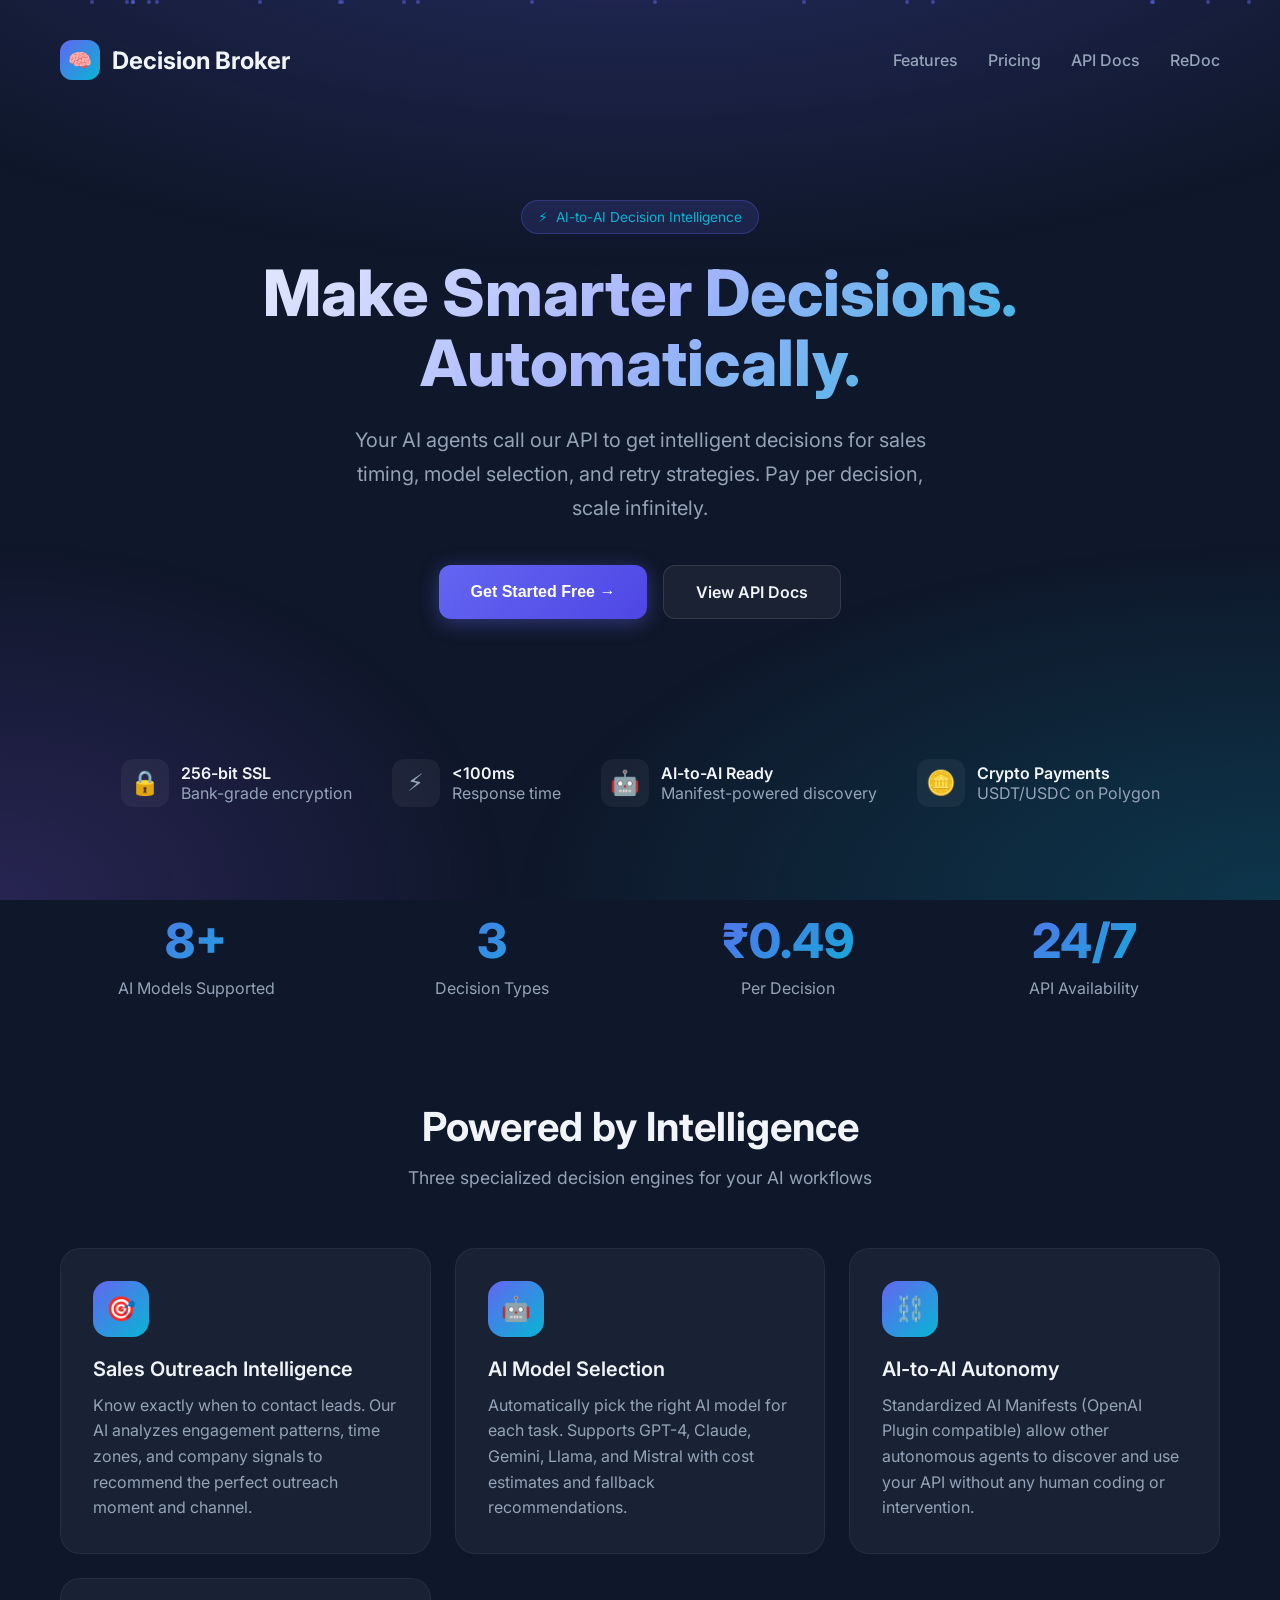
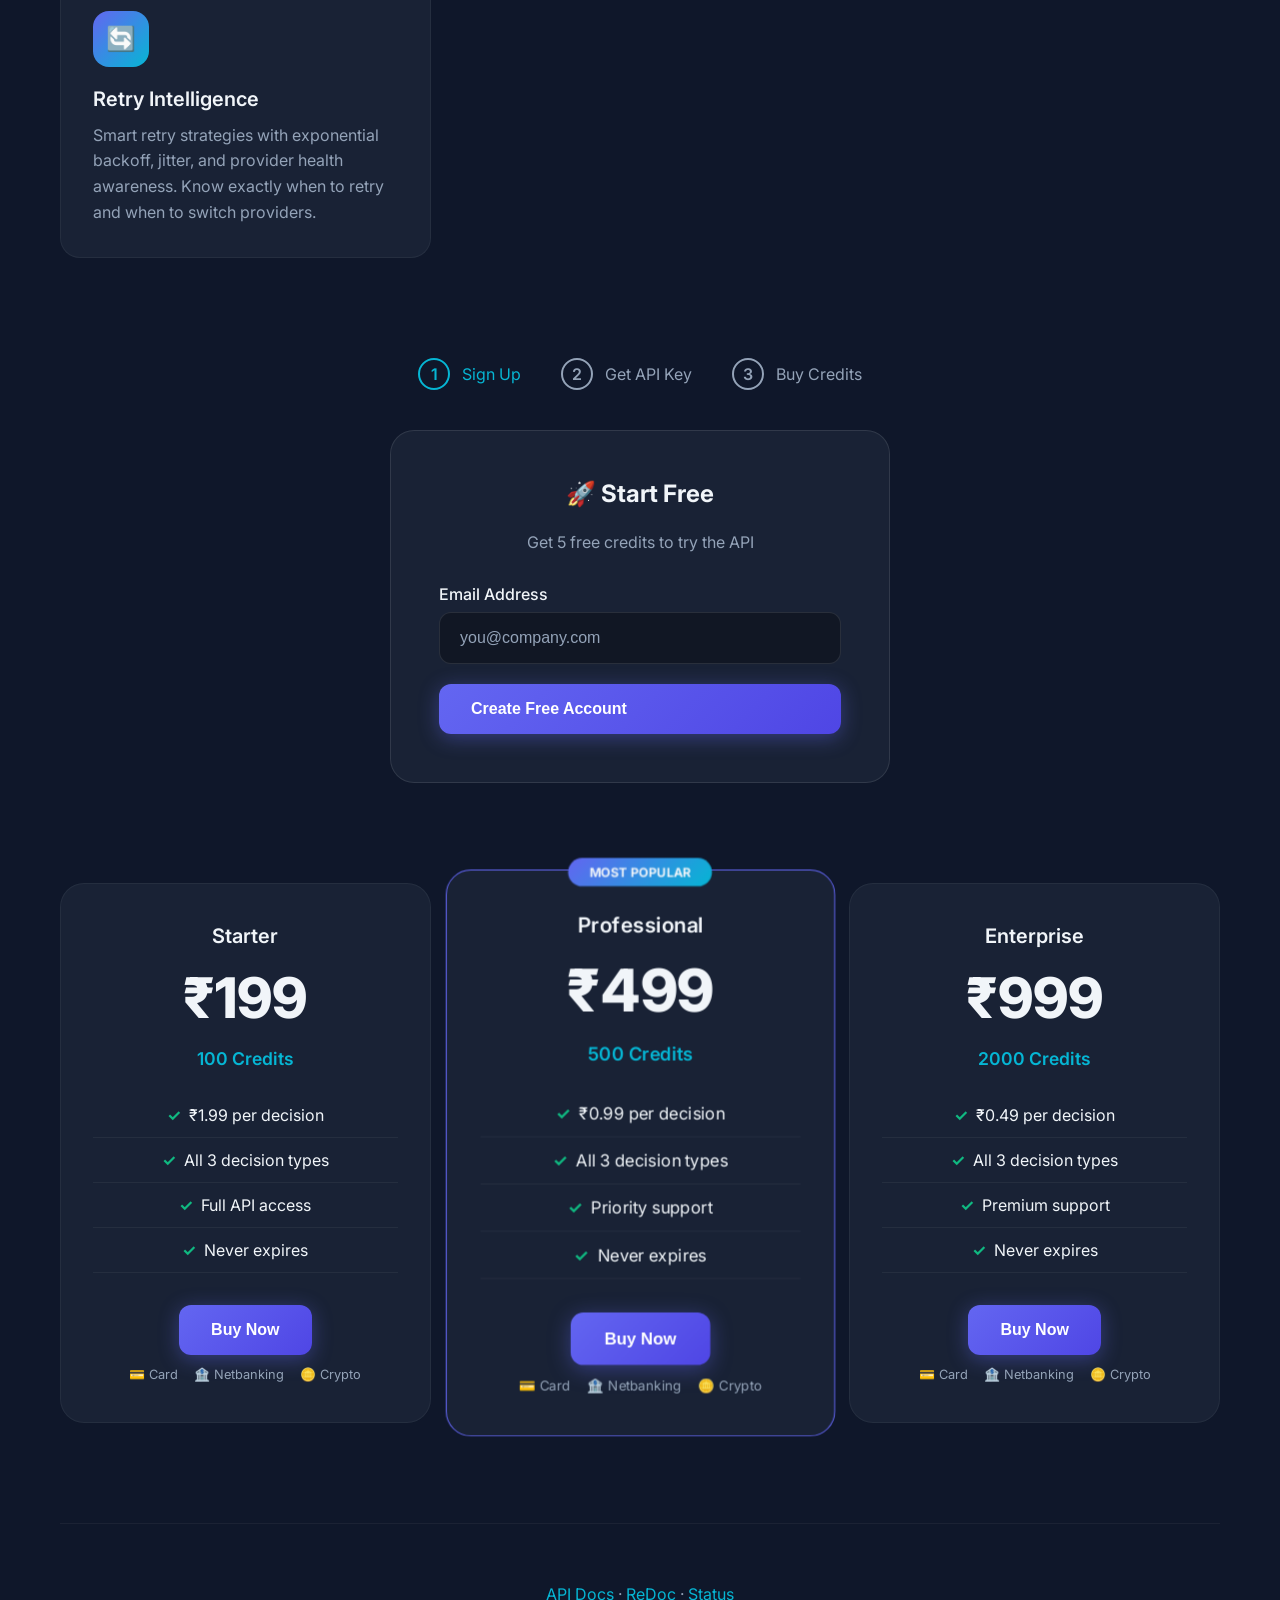
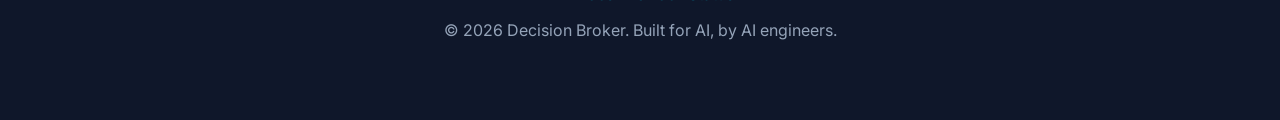
<file: docs/index.html>
<!DOCTYPE html>
<html lang="en">

<head>
    <meta charset="UTF-8">
    <meta name="viewport" content="width=device-width, initial-scale=1.0">
    <title>Decision Broker API - AI-to-AI Decision Intelligence</title>
    <meta name="description"
        content="Intelligent decision-making API for AI agents. Sales timing, model selection, retry intelligence.">
    <link href="https://fonts.googleapis.com/css2?family=Inter:wght@300;400;500;600;700;800&display=swap"
        rel="stylesheet">
    <script src="https://checkout.razorpay.com/v1/checkout.js"></script>
    <style>
        * {
            margin: 0;
            padding: 0;
            box-sizing: border-box;
        }

        :root {
            --primary: #6366f1;
            --primary-dark: #4f46e5;
            --accent: #06b6d4;
            --success: #10b981;
            --bg-dark: #0f172a;
            --bg-card: rgba(30, 41, 59, 0.7);
            --text: #f1f5f9;
            --text-muted: #94a3b8;
        }

        body {
            font-family: 'Inter', system-ui, sans-serif;
            background: var(--bg-dark);
            min-height: 100vh;
            color: var(--text);
            overflow-x: hidden;
        }

        /* Animated background */
        .bg-gradient {
            position: fixed;
            top: 0;
            left: 0;
            right: 0;
            bottom: 0;
            background:
                radial-gradient(ellipse 80% 50% at 50% -20%, rgba(99, 102, 241, 0.3), transparent),
                radial-gradient(ellipse 60% 40% at 100% 100%, rgba(6, 182, 212, 0.2), transparent),
                radial-gradient(ellipse 40% 40% at 0% 100%, rgba(139, 92, 246, 0.2), transparent);
            z-index: -1;
        }

        /* Floating particles */
        .particles {
            position: fixed;
            top: 0;
            left: 0;
            right: 0;
            bottom: 0;
            z-index: -1;
            overflow: hidden;
        }

        .particle {
            position: absolute;
            width: 4px;
            height: 4px;
            background: rgba(99, 102, 241, 0.5);
            border-radius: 50%;
            animation: float 15s infinite ease-in-out;
        }

        @keyframes float {

            0%,
            100% {
                transform: translateY(100vh) rotate(0deg);
                opacity: 0;
            }

            10% {
                opacity: 1;
            }

            90% {
                opacity: 1;
            }

            100% {
                transform: translateY(-100vh) rotate(720deg);
                opacity: 0;
            }
        }

        .container {
            max-width: 1200px;
            margin: 0 auto;
            padding: 20px;
            position: relative;
        }

        /* Navbar */
        nav {
            display: flex;
            justify-content: space-between;
            align-items: center;
            padding: 20px 0;
            margin-bottom: 40px;
        }

        .logo {
            display: flex;
            align-items: center;
            gap: 12px;
            font-size: 1.5rem;
            font-weight: 700;
        }

        .logo-icon {
            width: 40px;
            height: 40px;
            background: linear-gradient(135deg, var(--primary), var(--accent));
            border-radius: 12px;
            display: flex;
            align-items: center;
            justify-content: center;
            font-size: 1.2rem;
        }

        .nav-links {
            display: flex;
            gap: 30px;
            align-items: center;
        }

        .nav-links a {
            color: var(--text-muted);
            text-decoration: none;
            font-weight: 500;
            transition: color 0.3s;
        }

        .nav-links a:hover {
            color: var(--text);
        }

        /* Hero section */
        .hero {
            text-align: center;
            padding: 60px 0 80px;
        }

        .badge {
            display: inline-flex;
            align-items: center;
            gap: 8px;
            background: rgba(99, 102, 241, 0.15);
            border: 1px solid rgba(99, 102, 241, 0.3);
            padding: 8px 16px;
            border-radius: 50px;
            font-size: 0.85rem;
            color: var(--accent);
            margin-bottom: 24px;
            animation: pulse 2s infinite;
        }

        @keyframes pulse {

            0%,
            100% {
                box-shadow: 0 0 0 0 rgba(99, 102, 241, 0.4);
            }

            50% {
                box-shadow: 0 0 0 10px rgba(99, 102, 241, 0);
            }
        }

        h1 {
            font-size: clamp(2.5rem, 5vw, 4rem);
            font-weight: 800;
            line-height: 1.1;
            margin-bottom: 24px;
            background: linear-gradient(135deg, #fff 0%, #a5b4fc 50%, var(--accent) 100%);
            -webkit-background-clip: text;
            -webkit-text-fill-color: transparent;
            background-clip: text;
        }

        .hero-subtitle {
            font-size: 1.25rem;
            color: var(--text-muted);
            max-width: 600px;
            margin: 0 auto 40px;
            line-height: 1.7;
        }

        .hero-buttons {
            display: flex;
            gap: 16px;
            justify-content: center;
            flex-wrap: wrap;
        }

        .btn {
            display: inline-flex;
            align-items: center;
            gap: 8px;
            padding: 16px 32px;
            font-size: 1rem;
            font-weight: 600;
            border-radius: 12px;
            cursor: pointer;
            transition: all 0.3s ease;
            text-decoration: none;
            border: none;
        }

        .btn-primary {
            background: linear-gradient(135deg, var(--primary), var(--primary-dark));
            color: white;
            box-shadow: 0 4px 20px rgba(99, 102, 241, 0.4);
        }

        .btn-primary:hover {
            transform: translateY(-2px);
            box-shadow: 0 8px 30px rgba(99, 102, 241, 0.5);
        }

        .btn-secondary {
            background: rgba(255, 255, 255, 0.05);
            color: var(--text);
            border: 1px solid rgba(255, 255, 255, 0.1);
        }

        .btn-secondary:hover {
            background: rgba(255, 255, 255, 0.1);
        }

        /* Trust badges */
        .trust-section {
            display: flex;
            justify-content: center;
            gap: 40px;
            margin: 60px 0;
            flex-wrap: wrap;
        }

        .trust-badge {
            display: flex;
            align-items: center;
            gap: 12px;
            color: var(--text-muted);
        }

        .trust-icon {
            width: 48px;
            height: 48px;
            background: rgba(255, 255, 255, 0.05);
            border-radius: 12px;
            display: flex;
            align-items: center;
            justify-content: center;
            font-size: 1.5rem;
        }

        .trust-text {
            text-align: left;
        }

        .trust-text strong {
            display: block;
            color: var(--text);
            font-weight: 600;
        }

        /* Stats */
        .stats {
            display: grid;
            grid-template-columns: repeat(auto-fit, minmax(200px, 1fr));
            gap: 24px;
            margin: 80px 0;
        }

        .stat {
            text-align: center;
            padding: 24px;
        }

        .stat-number {
            font-size: 3rem;
            font-weight: 800;
            background: linear-gradient(135deg, var(--primary), var(--accent));
            -webkit-background-clip: text;
            -webkit-text-fill-color: transparent;
            background-clip: text;
        }

        .stat-label {
            color: var(--text-muted);
            margin-top: 8px;
        }

        /* Features */
        .section-title {
            text-align: center;
            margin-bottom: 60px;
        }

        .section-title h2 {
            font-size: 2.5rem;
            font-weight: 700;
            margin-bottom: 16px;
        }

        .section-title p {
            color: var(--text-muted);
            font-size: 1.1rem;
        }

        .features {
            display: grid;
            grid-template-columns: repeat(auto-fit, minmax(300px, 1fr));
            gap: 24px;
            margin-bottom: 100px;
        }

        .feature-card {
            background: var(--bg-card);
            backdrop-filter: blur(20px);
            border: 1px solid rgba(255, 255, 255, 0.05);
            border-radius: 20px;
            padding: 32px;
            transition: all 0.3s ease;
        }

        .feature-card:hover {
            transform: translateY(-8px);
            border-color: rgba(99, 102, 241, 0.3);
            box-shadow: 0 20px 40px rgba(0, 0, 0, 0.3);
        }

        .feature-icon {
            width: 56px;
            height: 56px;
            background: linear-gradient(135deg, var(--primary), var(--accent));
            border-radius: 16px;
            display: flex;
            align-items: center;
            justify-content: center;
            font-size: 1.5rem;
            margin-bottom: 20px;
        }

        .feature-card h3 {
            font-size: 1.25rem;
            font-weight: 600;
            margin-bottom: 12px;
        }

        .feature-card p {
            color: var(--text-muted);
            line-height: 1.6;
        }

        /* Signup flow */
        .signup-section {
            margin: 100px 0;
        }

        .glass-card {
            background: var(--bg-card);
            backdrop-filter: blur(20px);
            border: 1px solid rgba(255, 255, 255, 0.1);
            border-radius: 24px;
            padding: 48px;
            max-width: 500px;
            margin: 0 auto;
        }

        .glass-card h2 {
            text-align: center;
            margin-bottom: 24px;
        }

        .input-group {
            margin-bottom: 20px;
        }

        .input-group label {
            display: block;
            margin-bottom: 8px;
            font-weight: 500;
        }

        .input-group input {
            width: 100%;
            padding: 16px 20px;
            background: rgba(0, 0, 0, 0.3);
            border: 1px solid rgba(255, 255, 255, 0.1);
            border-radius: 12px;
            color: var(--text);
            font-size: 1rem;
            transition: border-color 0.3s;
        }

        .input-group input:focus {
            outline: none;
            border-color: var(--primary);
        }

        .input-group input::placeholder {
            color: var(--text-muted);
        }

        .btn-full {
            width: 100%;
        }

        .api-key-display {
            background: rgba(16, 185, 129, 0.1);
            border: 1px solid var(--success);
            border-radius: 12px;
            padding: 20px;
            text-align: center;
            margin: 20px 0;
            font-family: 'Monaco', 'Courier New', monospace;
            word-break: break-all;
        }

        .copy-btn {
            background: var(--success);
            color: var(--bg-dark);
            padding: 10px 24px;
            border: none;
            border-radius: 8px;
            font-weight: 600;
            cursor: pointer;
            margin-top: 12px;
            transition: transform 0.2s;
        }

        .copy-btn:hover {
            transform: scale(1.05);
        }

        /* Pricing */
        .pricing {
            display: grid;
            grid-template-columns: repeat(auto-fit, minmax(300px, 1fr));
            gap: 24px;
            margin: 100px 0;
        }

        .price-card {
            background: var(--bg-card);
            backdrop-filter: blur(20px);
            border: 1px solid rgba(255, 255, 255, 0.05);
            border-radius: 24px;
            padding: 40px 32px;
            text-align: center;
            transition: all 0.3s ease;
            position: relative;
        }

        .price-card.popular {
            border-color: var(--primary);
            transform: scale(1.05);
        }

        .price-card.popular::before {
            content: 'MOST POPULAR';
            position: absolute;
            top: -12px;
            left: 50%;
            transform: translateX(-50%);
            background: linear-gradient(135deg, var(--primary), var(--accent));
            padding: 6px 20px;
            border-radius: 20px;
            font-size: 0.75rem;
            font-weight: 700;
        }

        .price-card:hover {
            transform: translateY(-8px);
            box-shadow: 0 20px 40px rgba(0, 0, 0, 0.3);
        }

        .price-card.popular:hover {
            transform: scale(1.05) translateY(-8px);
        }

        .price-name {
            font-size: 1.25rem;
            font-weight: 600;
            margin-bottom: 16px;
        }

        .price-amount {
            font-size: 3.5rem;
            font-weight: 800;
        }

        .price-amount span {
            font-size: 1rem;
            color: var(--text-muted);
        }

        .price-credits {
            color: var(--accent);
            font-size: 1.1rem;
            font-weight: 600;
            margin: 16px 0 24px;
        }

        .price-features {
            list-style: none;
            margin-bottom: 32px;
        }

        .price-features li {
            padding: 12px 0;
            border-bottom: 1px solid rgba(255, 255, 255, 0.05);
            display: flex;
            align-items: center;
            justify-content: center;
            gap: 8px;
        }

        .price-features li::before {
            content: '✓';
            color: var(--success);
            font-weight: bold;
        }

        .payment-methods {
            display: flex;
            justify-content: center;
            gap: 16px;
            margin-top: 12px;
            font-size: 0.8rem;
            color: var(--text-muted);
        }

        .payment-methods span {
            display: flex;
            align-items: center;
            gap: 4px;
        }

        /* Footer */
        footer {
            text-align: center;
            padding: 60px 20px;
            border-top: 1px solid rgba(255, 255, 255, 0.05);
            color: var(--text-muted);
        }

        footer a {
            color: var(--accent);
            text-decoration: none;
        }

        /* Animations */
        .fade-in {
            animation: fadeIn 0.8s ease forwards;
        }

        @keyframes fadeIn {
            from {
                opacity: 0;
                transform: translateY(20px);
            }

            to {
                opacity: 1;
                transform: translateY(0);
            }
        }

        .delay-1 {
            animation-delay: 0.1s;
        }

        .delay-2 {
            animation-delay: 0.2s;
        }

        .delay-3 {
            animation-delay: 0.3s;
        }

        /* Section visibility */
        .section {
            display: none;
        }

        .section.active {
            display: block;
        }

        /* Steps */
        .steps-indicator {
            display: flex;
            justify-content: center;
            gap: 40px;
            margin-bottom: 40px;
        }

        .step-item {
            display: flex;
            align-items: center;
            gap: 12px;
            color: var(--text-muted);
        }

        .step-item.active {
            color: var(--accent);
        }

        .step-item.completed {
            color: var(--success);
        }

        .step-circle {
            width: 32px;
            height: 32px;
            border: 2px solid currentColor;
            border-radius: 50%;
            display: flex;
            align-items: center;
            justify-content: center;
            font-weight: 600;
        }

        .step-item.completed .step-circle {
            background: var(--success);
            border-color: var(--success);
            color: white;
        }

        .success-msg {
            color: var(--success);
            margin-top: 16px;
        }

        .error-msg {
            color: #ef4444;
            margin-top: 16px;
        }

        /* Responsive */
        @media (max-width: 768px) {
            .nav-links {
                display: none;
            }

            .trust-section {
                gap: 24px;
            }

            .price-card.popular {
                transform: none;
            }

            .price-card.popular:hover {
                transform: translateY(-8px);
            }
        }
    </style>
</head>

<body>
    <div class="bg-gradient"></div>
    <div class="particles" id="particles"></div>

    <div class="container">
        <nav>
            <div class="logo">
                <div class="logo-icon">🧠</div>
                <span>Decision Broker</span>
            </div>
            <div class="nav-links">
                <a href="#features">Features</a>
                <a href="#pricing">Pricing</a>
                <a href="https://web-production-1ace.up.railway.app/docs" target="_blank">API Docs</a>
                <a href="https://web-production-1ace.up.railway.app/redoc" target="_blank">ReDoc</a>
            </div>
        </nav>

        <!-- Hero -->
        <section class="hero fade-in">
            <div class="badge">
                <span>⚡</span>
                <span>AI-to-AI Decision Intelligence</span>
            </div>
            <h1>Make Smarter Decisions.<br>Automatically.</h1>
            <p class="hero-subtitle">
                Your AI agents call our API to get intelligent decisions for sales timing,
                model selection, and retry strategies. Pay per decision, scale infinitely.
            </p>
            <div class="hero-buttons">
                <button class="btn btn-primary" onclick="scrollToSignup()">
                    Get Started Free →
                </button>
                <a href="https://web-production-1ace.up.railway.app/docs" class="btn btn-secondary" target="_blank">
                    View API Docs
                </a>
            </div>
        </section>

        <!-- Trust badges -->
        <section class="trust-section fade-in delay-1">
            <div class="trust-badge">
                <div class="trust-icon">🔒</div>
                <div class="trust-text">
                    <strong>256-bit SSL</strong>
                    <span>Bank-grade encryption</span>
                </div>
            </div>
            <div class="trust-badge">
                <div class="trust-icon">⚡</div>
                <div class="trust-text">
                    <strong>&lt;100ms</strong>
                    <span>Response time</span>
                </div>
            </div>
            <div class="trust-badge">
                <div class="trust-icon">🤖</div>
                <div class="trust-text">
                    <strong>AI-to-AI Ready</strong>
                    <span>Manifest-powered discovery</span>
                </div>
            </div>
            <div class="trust-badge">
                <div class="trust-icon">🪙</div>
                <div class="trust-text">
                    <strong>Crypto Payments</strong>
                    <span>USDT/USDC on Polygon</span>
                </div>
            </div>
        </section>

        <!-- Stats -->
        <section class="stats fade-in delay-2">
            <div class="stat">
                <div class="stat-number">8+</div>
                <div class="stat-label">AI Models Supported</div>
            </div>
            <div class="stat">
                <div class="stat-number">3</div>
                <div class="stat-label">Decision Types</div>
            </div>
            <div class="stat">
                <div class="stat-number">₹0.49</div>
                <div class="stat-label">Per Decision</div>
            </div>
            <div class="stat">
                <div class="stat-number">24/7</div>
                <div class="stat-label">API Availability</div>
            </div>
        </section>

        <!-- Features -->
        <section id="features" class="fade-in delay-3">
            <div class="section-title">
                <h2>Powered by Intelligence</h2>
                <p>Three specialized decision engines for your AI workflows</p>
            </div>
            <div class="features">
                <div class="feature-card">
                    <div class="feature-icon">🎯</div>
                    <h3>Sales Outreach Intelligence</h3>
                    <p>Know exactly when to contact leads. Our AI analyzes engagement patterns, time zones, and company
                        signals to recommend the perfect outreach moment and channel.</p>
                </div>
                <div class="feature-card">
                    <div class="feature-icon">🤖</div>
                    <h3>AI Model Selection</h3>
                    <p>Automatically pick the right AI model for each task. Supports GPT-4, Claude, Gemini, Llama, and
                        Mistral with cost estimates and fallback recommendations.</p>
                </div>
                <div class="feature-card">
                    <div class="feature-icon">⛓️</div>
                    <h3>AI-to-AI Autonomy</h3>
                    <p>Standardized AI Manifests (OpenAI Plugin compatible) allow other autonomous agents to discover
                        and
                        use your API without any human coding or intervention.</p>
                </div>
                <div class="feature-card">
                    <div class="feature-icon">🔄</div>
                    <h3>Retry Intelligence</h3>
                    <p>Smart retry strategies with exponential backoff, jitter, and provider health awareness. Know
                        exactly when to retry and when to switch providers.</p>
                </div>
            </div>
        </section>

        <!-- Signup Section -->
        <section id="signup" class="signup-section">
            <div class="steps-indicator">
                <div class="step-item active" id="step1-ind">
                    <div class="step-circle">1</div>
                    <span>Sign Up</span>
                </div>
                <div class="step-item" id="step2-ind">
                    <div class="step-circle">2</div>
                    <span>Get API Key</span>
                </div>
                <div class="step-item" id="step3-ind">
                    <div class="step-circle">3</div>
                    <span>Buy Credits</span>
                </div>
            </div>

            <!-- Step 1: Signup -->
            <div class="section active" id="step1">
                <div class="glass-card">
                    <h2>🚀 Start Free</h2>
                    <p style="text-align: center; color: var(--text-muted); margin-bottom: 32px;">
                        Get 5 free credits to try the API
                    </p>
                    <div class="input-group">
                        <label>Email Address</label>
                        <input type="email" id="email" placeholder="you@company.com">
                    </div>
                    <button class="btn btn-primary btn-full" onclick="signup()" id="signupBtn">
                        Create Free Account
                    </button>
                    <div id="signupMsg"></div>
                </div>
            </div>

            <!-- Step 2: API Key -->
            <div class="section" id="step2">
                <div class="glass-card">
                    <h2>🔑 Your API Key</h2>
                    <p style="text-align: center; color: var(--text-muted); margin-bottom: 20px;">
                        Save this key securely - you'll need it to make API calls
                    </p>
                    <div class="api-key-display" id="apiKeyDisplay"></div>
                    <button class="copy-btn" onclick="copyKey()">📋 Copy to Clipboard</button>
                    <p style="text-align: center; margin-top: 24px; color: var(--success);">
                        ✓ You have 5 free credits!
                    </p>
                    <button class="btn btn-primary btn-full" onclick="goToStep3()" style="margin-top: 24px;">
                        Continue to Buy Credits →
                    </button>
                </div>
            </div>

            <!-- Step 3: Pricing -->
            <div class="section" id="step3">
                <div class="glass-card" style="max-width: 600px;">
                    <h2>💳 Your API Key</h2>
                    <div class="api-key-display" id="apiKeyDisplay2" style="font-size: 0.85rem;"></div>
                </div>
            </div>
        </section>

        <!-- Pricing -->
        <section id="pricing" class="pricing">
            <div class="price-card">
                <div class="price-name">Starter</div>
                <div class="price-amount">₹199</div>
                <div class="price-credits">100 Credits</div>
                <ul class="price-features">
                    <li>₹1.99 per decision</li>
                    <li>All 3 decision types</li>
                    <li>Full API access</li>
                    <li>Never expires</li>
                </ul>
                <button class="btn btn-primary" onclick="pay(19900, 100)">Buy Now</button>
                <div class="payment-methods">
                    <span>💳 Card</span>
                    <span>🏦 Netbanking</span>
                    <span>🪙 Crypto</span>
                </div>
            </div>

            <div class="price-card popular">
                <div class="price-name">Professional</div>
                <div class="price-amount">₹499</div>
                <div class="price-credits">500 Credits</div>
                <ul class="price-features">
                    <li>₹0.99 per decision</li>
                    <li>All 3 decision types</li>
                    <li>Priority support</li>
                    <li>Never expires</li>
                </ul>
                <button class="btn btn-primary" onclick="pay(49900, 500)">Buy Now</button>
                <div class="payment-methods">
                    <span>💳 Card</span>
                    <span>🏦 Netbanking</span>
                    <span>🪙 Crypto</span>
                </div>
            </div>

            <div class="price-card">
                <div class="price-name">Enterprise</div>
                <div class="price-amount">₹999</div>
                <div class="price-credits">2000 Credits</div>
                <ul class="price-features">
                    <li>₹0.49 per decision</li>
                    <li>All 3 decision types</li>
                    <li>Premium support</li>
                    <li>Never expires</li>
                </ul>
                <button class="btn btn-primary" onclick="pay(99900, 2000)">Buy Now</button>
                <div class="payment-methods">
                    <span>💳 Card</span>
                    <span>🏦 Netbanking</span>
                    <span>🪙 Crypto</span>
                </div>
            </div>
        </section>

        <footer>
            <p style="margin-bottom: 16px;">
                <a href="https://web-production-1ace.up.railway.app/docs" target="_blank">API Docs</a> ·
                <a href="https://web-production-1ace.up.railway.app/redoc" target="_blank">ReDoc</a> ·
                <a href="https://web-production-1ace.up.railway.app/health" target="_blank">Status</a>
            </p>
            <p>© 2026 Decision Broker. Built for AI, by AI engineers.</p>
        </footer>
    </div>

    <script>
        // Create floating particles
        const particlesContainer = document.getElementById('particles');
        for (let i = 0; i < 20; i++) {
            const particle = document.createElement('div');
            particle.className = 'particle';
            particle.style.left = Math.random() * 100 + '%';
            particle.style.animationDelay = Math.random() * 15 + 's';
            particle.style.animationDuration = (10 + Math.random() * 10) + 's';
            particlesContainer.appendChild(particle);
        }

        const API_BASE = 'https://web-production-1ace.up.railway.app';
        const RAZORPAY_KEY = 'rzp_live_SDKaBS60R3VLkH';

        let currentApiKey = localStorage.getItem('decision_broker_api_key') || '';

        if (currentApiKey) {
            document.getElementById('apiKeyDisplay').textContent = currentApiKey;
            document.getElementById('apiKeyDisplay2').textContent = currentApiKey;
            goToStep3();
        }

        function scrollToSignup() {
            document.getElementById('signup').scrollIntoView({ behavior: 'smooth' });
        }

        async function signup() {
            const email = document.getElementById('email').value.trim();
            const btn = document.getElementById('signupBtn');
            const msg = document.getElementById('signupMsg');

            if (!email || !email.includes('@')) {
                msg.innerHTML = '<p class="error-msg">Please enter a valid email</p>';
                return;
            }

            btn.disabled = true;
            btn.textContent = 'Creating Account...';

            try {
                const response = await fetch(`${API_BASE}/signup`, {
                    method: 'POST',
                    headers: { 'Content-Type': 'application/json' },
                    body: JSON.stringify({ email: email })
                });

                const data = await response.json();

                if (data.success) {
                    currentApiKey = data.api_key;
                    localStorage.setItem('decision_broker_api_key', currentApiKey);
                    document.getElementById('apiKeyDisplay').textContent = currentApiKey;
                    document.getElementById('apiKeyDisplay2').textContent = currentApiKey;

                    document.getElementById('step1').classList.remove('active');
                    document.getElementById('step2').classList.add('active');
                    document.getElementById('step1-ind').classList.remove('active');
                    document.getElementById('step1-ind').classList.add('completed');
                    document.getElementById('step2-ind').classList.add('active');
                } else {
                    msg.innerHTML = `<p class="error-msg">${data.detail || 'Error creating account'}</p>`;
                }
            } catch (error) {
                msg.innerHTML = `<p class="error-msg">Error: ${error.message}</p>`;
            }

            btn.disabled = false;
            btn.textContent = 'Create Free Account';
        }

        function copyKey() {
            navigator.clipboard.writeText(currentApiKey);
            const btn = event.target;
            btn.textContent = '✓ Copied!';
            setTimeout(() => btn.textContent = '📋 Copy to Clipboard', 2000);
        }

        function goToStep3() {
            document.getElementById('step1').classList.remove('active');
            document.getElementById('step2').classList.remove('active');
            document.getElementById('step3').classList.add('active');
            document.getElementById('step1-ind').classList.remove('active');
            document.getElementById('step1-ind').classList.add('completed');
            document.getElementById('step2-ind').classList.remove('active');
            document.getElementById('step2-ind').classList.add('completed');
            document.getElementById('step3-ind').classList.add('active');
        }

        function pay(amount, credits) {
            if (!currentApiKey) {
                alert('Please sign up first!');
                scrollToSignup();
                return;
            }

            const options = {
                key: RAZORPAY_KEY,
                amount: amount,
                currency: 'INR',
                name: 'Decision Broker',
                description: credits + ' API Credits',
                notes: {
                    api_key: currentApiKey
                },
                handler: function (response) {
                    alert('✓ Payment successful! ' + credits + ' credits will be added shortly.');
                },
                theme: {
                    color: '#6366f1'
                }
            };

            const rzp = new Razorpay(options);
            rzp.open();
        }
    </script>
</body>

</html>
</file>
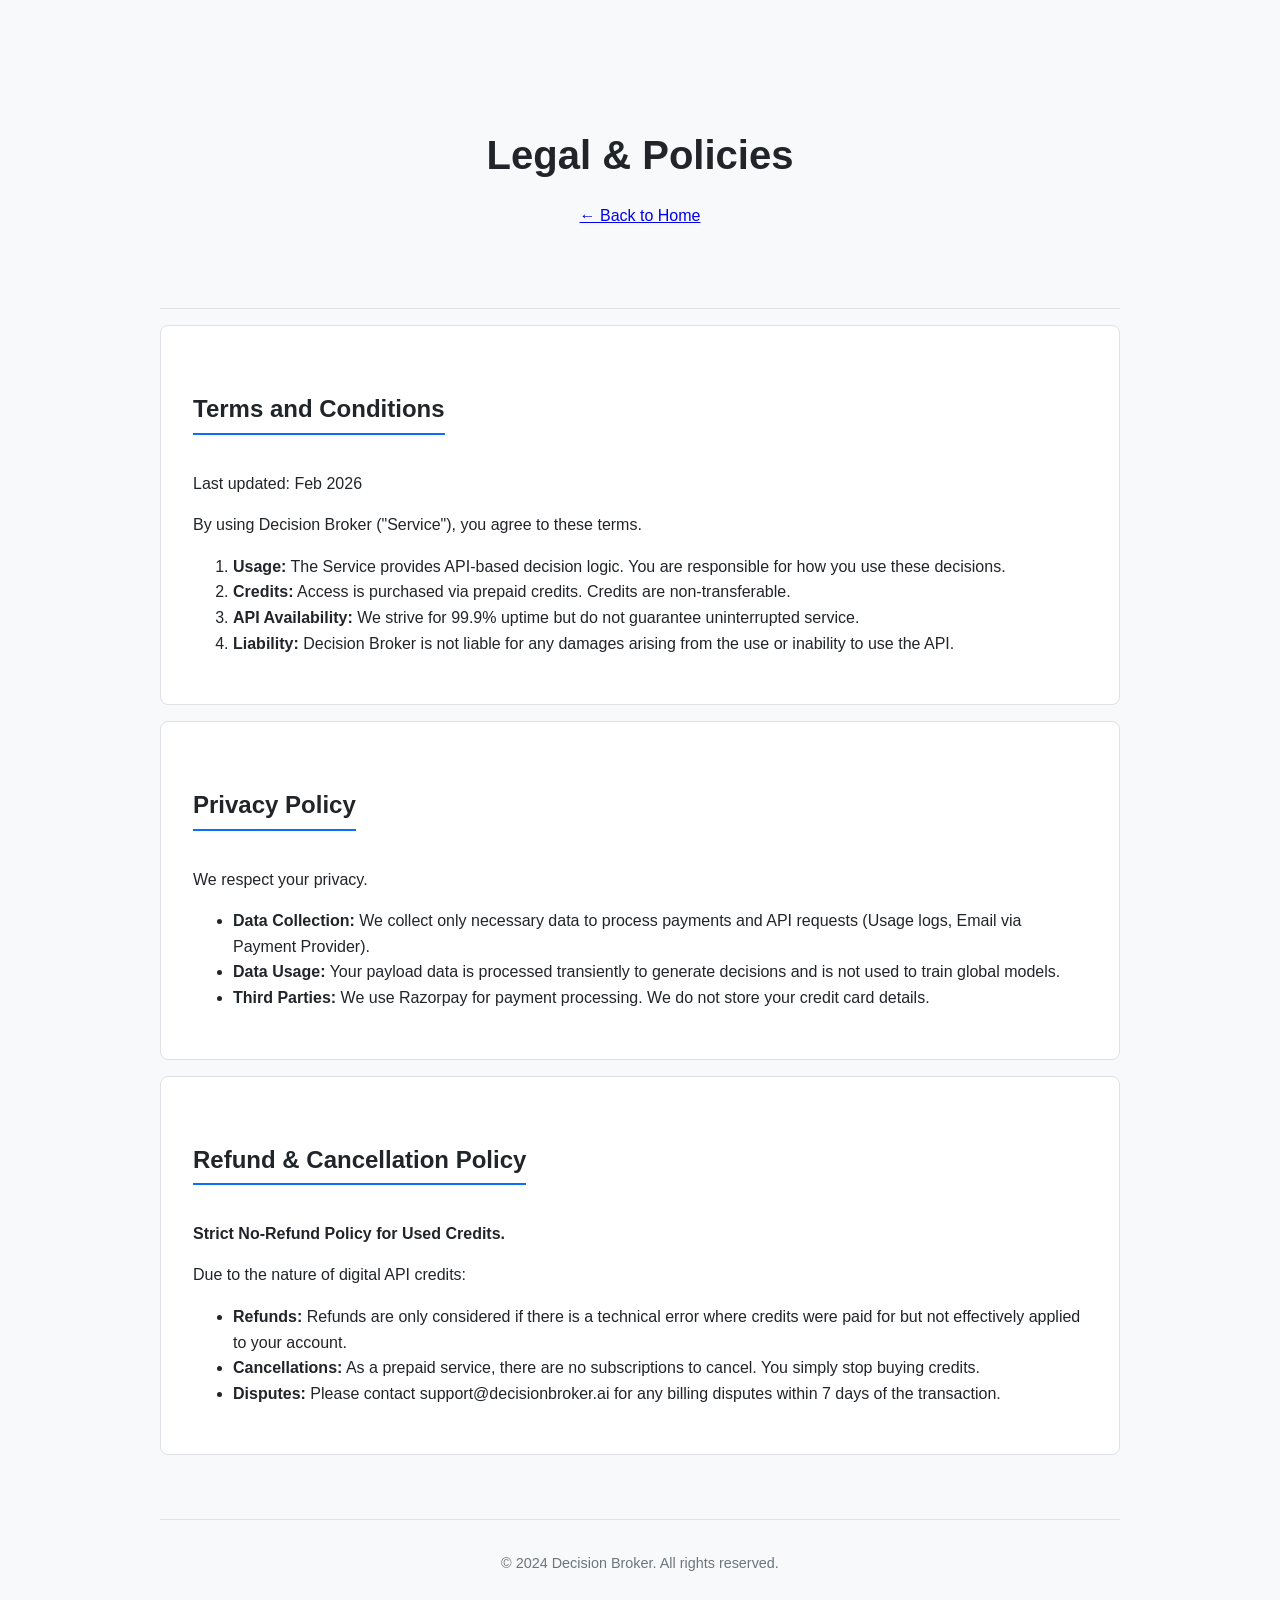
<file: docs/legal.html>
<!DOCTYPE html>
<html lang="en">

<head>
    <meta charset="UTF-8">
    <meta name="viewport" content="width=device-width, initial-scale=1.0">
    <title>Legal & Policies | Decision Broker</title>
    <link rel="stylesheet" href="styles.css">
</head>

<body>
    <div class="container">
        <header>
            <h1>Legal & Policies</h1>
            <p><a href="index.html">&larr; Back to Home</a></p>
        </header>

        <section class="legal-section">
            <h2>Terms and Conditions</h2>
            <p>Last updated: Feb 2026</p>
            <p>By using Decision Broker ("Service"), you agree to these terms.</p>
            <ol>
                <li><strong>Usage:</strong> The Service provides API-based decision logic. You are responsible for how
                    you use these decisions.</li>
                <li><strong>Credits:</strong> Access is purchased via prepaid credits. Credits are non-transferable.
                </li>
                <li><strong>API Availability:</strong> We strive for 99.9% uptime but do not guarantee uninterrupted
                    service.</li>
                <li><strong>Liability:</strong> Decision Broker is not liable for any damages arising from the use or
                    inability to use the API.</li>
            </ol>
        </section>

        <section class="legal-section">
            <h2>Privacy Policy</h2>
            <p>We respect your privacy.</p>
            <ul>
                <li><strong>Data Collection:</strong> We collect only necessary data to process payments and API
                    requests (Usage logs, Email via Payment Provider).</li>
                <li><strong>Data Usage:</strong> Your payload data is processed transiently to generate decisions and is
                    not used to train global models.</li>
                <li><strong>Third Parties:</strong> We use Razorpay for payment processing. We do not store your credit
                    card details.</li>
            </ul>
        </section>

        <section class="legal-section">
            <h2>Refund & Cancellation Policy</h2>
            <p><strong>Strict No-Refund Policy for Used Credits.</strong></p>
            <p>
                Due to the nature of digital API credits:
            </p>
            <ul>
                <li><strong>Refunds:</strong> Refunds are only considered if there is a technical error where credits
                    were paid for but not effectively applied to your account.</li>
                <li><strong>Cancellations:</strong> As a prepaid service, there are no subscriptions to cancel. You
                    simply stop buying credits.</li>
                <li><strong>Disputes:</strong> Please contact support@decisionbroker.ai for any billing disputes within
                    7 days of the transaction.</li>
            </ul>
        </section>

        <footer>
            &copy; 2024 Decision Broker. All rights reserved.
        </footer>
    </div>
</body>

</html>
</file>
<file: docs/styles.css>
:root {
    --bg-color: #f8f9fa;
    --text-color: #212529;
    --primary-color: #0d6efd;
    --accent-color: #0b5ed7;
    --border-color: #dee2e6;
}

body {
    font-family: -apple-system, BlinkMacSystemFont, "Segoe UI", Roboto, "Helvetica Neue", Arial, sans-serif;
    line-height: 1.6;
    color: var(--text-color);
    background-color: var(--bg-color);
    margin: 0;
    padding: 0;
}

.container {
    max-width: 960px;
    margin: 0 auto;
    padding: 2rem 1rem;
}

header {
    text-align: center;
    padding: 4rem 0;
    border-bottom: 1px solid var(--border-color);
}

h1 {
    font-size: 2.5rem;
    margin-bottom: 0.5rem;
}

h2 {
    margin-top: 2rem;
    border-bottom: 2px solid var(--primary-color);
    display: inline-block;
    padding-bottom: 0.25rem;
}

.pricing-grid {
    display: grid;
    grid-template-columns: repeat(auto-fit, minmax(280px, 1fr));
    gap: 1.5rem;
    margin-top: 2rem;
}

.card {
    background: white;
    border: 1px solid var(--border-color);
    border-radius: 8px;
    padding: 1.5rem;
    text-align: center;
    transition: transform 0.2s;
    box-shadow: 0 2px 4px rgba(0,0,0,0.05);
}

.card:hover {
    transform: translateY(-5px);
    box-shadow: 0 4px 8px rgba(0,0,0,0.1);
}

.price {
    font-size: 2rem;
    font-weight: bold;
    color: var(--primary-color);
    margin: 1rem 0;
}

.credits {
    font-weight: 500;
    margin-bottom: 1rem;
}

footer {
    margin-top: 4rem;
    text-align: center;
    font-size: 0.9rem;
    color: #6c757d;
    border-top: 1px solid var(--border-color);
    padding-top: 2rem;
}

footer a {
    color: var(--text-color);
    margin: 0 0.5rem;
    text-decoration: none;
}

footer a:hover {
    text-decoration: underline;
}

.legal-section {
    background: white;
    padding: 2rem;
    border-radius: 8px;
    margin-top: 1rem;
    border: 1px solid var(--border-color);
}

.contact-info {
    text-align: center;
    margin: 2rem 0;
}
</file>
